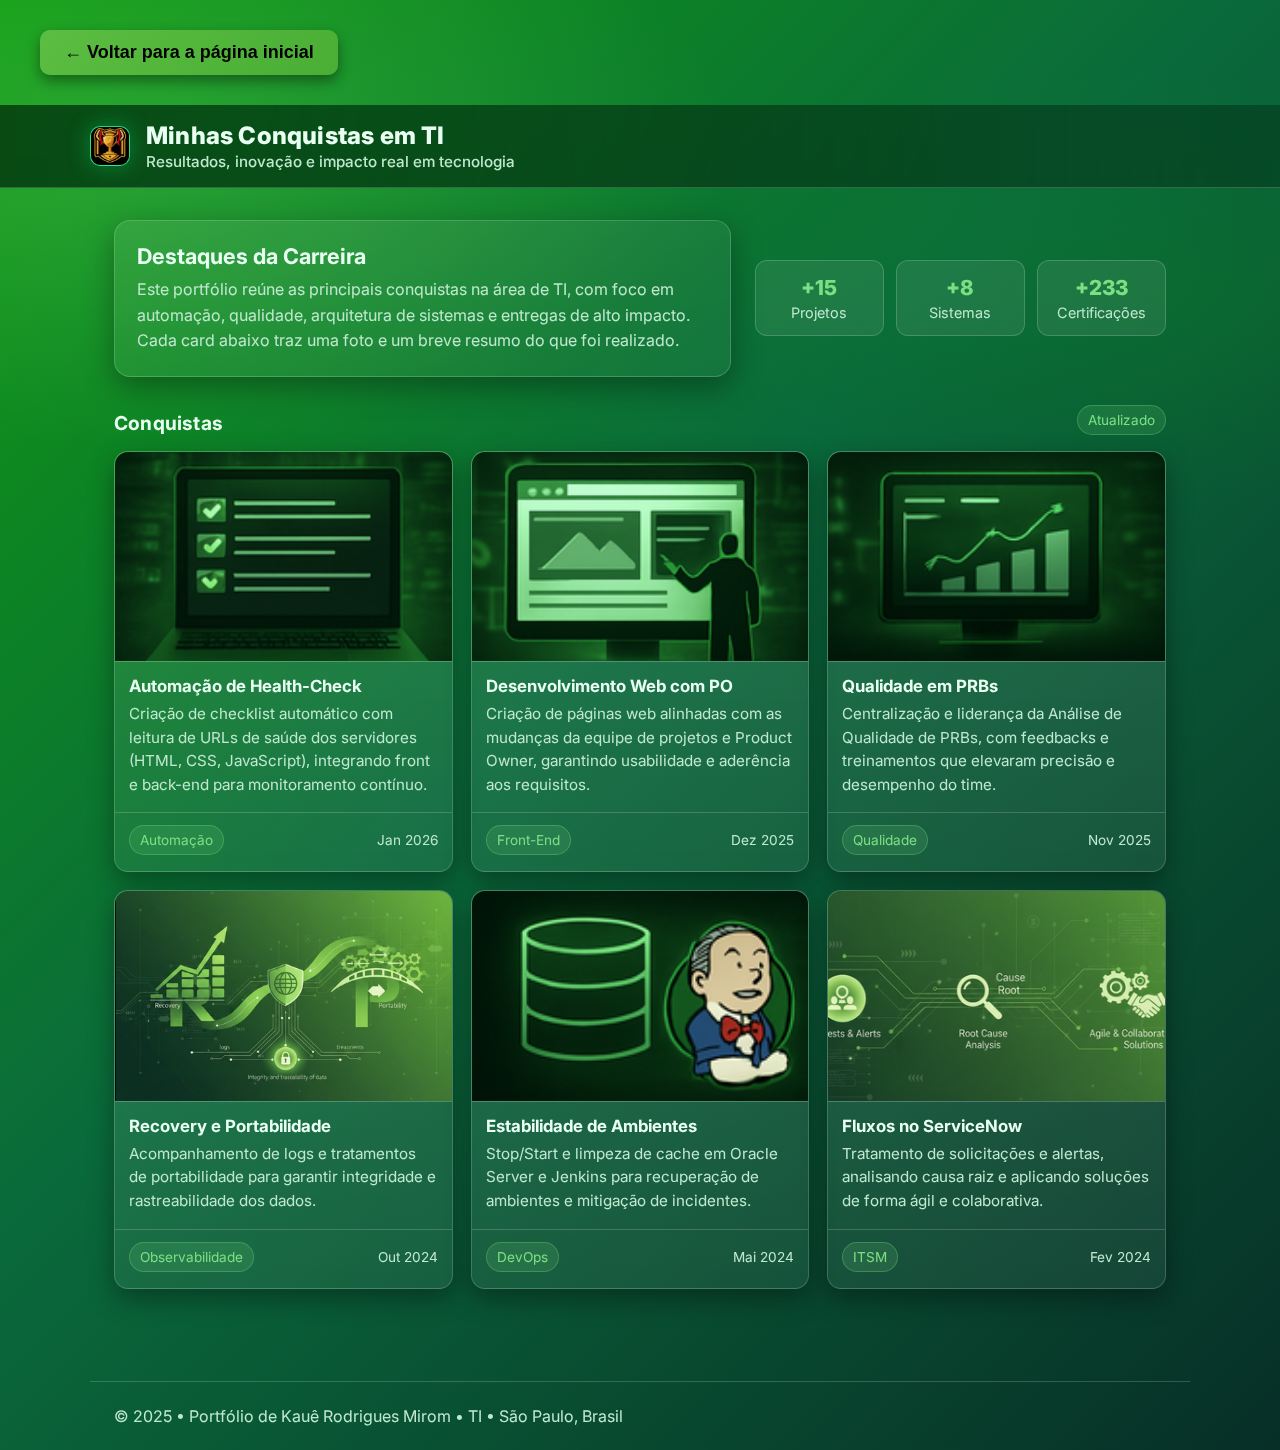
<file: conquistas.html>
<!DOCTYPE html>
<html lang="pt-BR">
<head>
  <meta charset="UTF-8" />
  <meta name="viewport" content="width=device-width, initial-scale=1" />
  <title>Minhas Conquistas em TI</title>

  <!-- Fonte moderna -->
  <link href="https://fonts.googleapis.com/css2?family=Inter:wght@400;600;800&display=swap" rel="stylesheet">

  <style>
    :root {
      --bg-dark: #0b1f16;
      --bg-gradient-1: #0f9b0f;
      --bg-gradient-2: #0a6a3b;
      --bg-gradient-3: #072f27;
      --card-bg: rgba(255, 255, 255, 0.08);
      --card-border: rgba(255, 255, 255, 0.18);
      --text-primary: #e8fff2;
      --text-secondary: #bfe8cf;
      --accent: #7be082;
    }

    * {
      box-sizing: border-box;
    }

    body {
      margin: 0;
      font-family: "Inter", system-ui, -apple-system, "Segoe UI", Roboto, Arial, sans-serif;
      color: var(--text-primary);
      background:
        radial-gradient(1000px 500px at 10% 10%, rgba(123, 224, 130, 0.25), transparent 60%),
        radial-gradient(800px 400px at 90% 20%, rgba(15, 155, 15, 0.18), transparent 55%),
        linear-gradient(135deg, var(--bg-gradient-1) 0%, var(--bg-gradient-2) 45%, var(--bg-gradient-3) 100%);
      min-height: 100vh;
    }

    header {
      position: sticky;
      top: 0;
      backdrop-filter: saturate(140%) blur(8px);
      background: linear-gradient(to right, rgba(12, 30, 24, 0.7), rgba(10, 45, 35, 0.55));
      border-bottom: 1px solid var(--card-border);
      padding: 16px 24px;
      z-index: 50;
    }

    .brand {
      max-width: 1100px;
      margin: 0 auto;
      display: flex;
      align-items: center;
      gap: 16px;
    }

    .logo {
      width: 40px;
      height: 40px;
      border-radius: 10px;
      background: conic-gradient(from 180deg at 50% 50%, #00c853, #00e676, #00c853);
      box-shadow: 0 0 22px rgba(0, 230, 118, 0.35);
      border: 1px solid var(--card-border);
    }

    .title-group h1 {
      margin: 0;
      font-size: 1.5rem;
      font-weight: 800;
      letter-spacing: 0.2px;
    }

    .title-group p {
      margin: 2px 0 0;
      color: var(--text-secondary);
      font-size: 0.95rem;
      font-weight: 500;
    }

    main {
      max-width: 1100px;
      margin: 32px auto;
      padding: 0 24px 60px;
    }

    .hero {
      display: grid;
      grid-template-columns: 1.2fr 0.8fr;
      gap: 24px;
      align-items: center;
      margin-bottom: 28px;
    }

    .hero-card {
      background: linear-gradient(to bottom right, rgba(255, 255, 255, 0.08), rgba(255, 255, 255, 0.04));
      border: 1px solid var(--card-border);
      border-radius: 16px;
      padding: 22px;
      box-shadow: 0 10px 30px rgba(0, 0, 0, 0.35);
    }

    .hero-card h2 {
      margin: 0 0 8px;
      font-size: 1.35rem;
    }

    .hero-card p {
      margin: 0;
      color: var(--text-secondary);
      line-height: 1.6;
    }

    .stats {
      display: grid;
      grid-template-columns: repeat(3, 1fr);
      gap: 12px;
    }

    .stat {
      background: var(--card-bg);
      border: 1px solid var(--card-border);
      border-radius: 12px;
      padding: 14px;
      text-align: center;
    }

    .stat .number {
      font-size: 1.3rem;
      font-weight: 800;
      color: var(--accent);
    }

    .stat .label {
      margin-top: 4px;
      font-size: 0.9rem;
      color: var(--text-secondary);
    }

    .section-header {
      display: flex;
      justify-content: space-between;
      align-items: end;
      margin: 28px 0 16px;
    }

    .section-header h3 {
      margin: 0;
      font-size: 1.2rem;
      letter-spacing: 0.2px;
    }

    .grid {
      display: grid;
      grid-template-columns: repeat(3, minmax(0, 1fr));
      gap: 18px;
    }

    .card {
      background: linear-gradient(180deg, rgba(255, 255, 255, 0.10) 0%, rgba(255, 255, 255, 0.06) 100%);
      border: 1px solid var(--card-border);
      border-radius: 14px;
      overflow: hidden;
      box-shadow: 0 10px 26px rgba(0, 0, 0, 0.35);
      transition: transform 0.2s ease, box-shadow 0.2s ease;
    }

    .card:hover {
      transform: translateY(-4px);
      box-shadow: 0 16px 34px rgba(0, 0, 0, 0.5);
    }

    .card-media {
      width: 100%;
      aspect-ratio: 16 / 10;
      background: rgba(255, 255, 255, 0.06);
      border-bottom: 1px solid var(--card-border);
    }

    .card-media img {
      width: 100%;
      height: 100%;
      object-fit: cover;
      display: block;
    }

    .card-body {
      padding: 14px 14px 16px;
    }

    .card-body h4 {
      margin: 0 0 6px;
      font-size: 1.05rem;
      font-weight: 700;
    }

    .card-body p {
      margin: 0;
      color: var(--text-secondary);
      font-size: 0.95rem;
      line-height: 1.55;
    }

    .card-footer {
      padding: 12px 14px 16px;
      display: flex;
      justify-content: space-between;
      align-items: center;
      border-top: 1px solid var(--card-border);
    }

    .tag {
      background: rgba(123, 224, 130, 0.15);
      color: var(--accent);
      padding: 6px 10px;
      border-radius: 999px;
      font-size: 0.85rem;
      border: 1px solid rgba(123, 224, 130, 0.3);
    }

    .date {
      color: var(--text-secondary);
      font-size: 0.85rem;
    }

    footer {
      max-width: 1100px;
      margin: 0 auto;
      padding: 24px;
      color: var(--text-secondary);
      border-top: 1px solid var(--card-border);
    }

    /* Responsividade */
    @media (max-width: 980px) {
      .hero {
        grid-template-columns: 1fr;
      }
      .grid {
        grid-template-columns: repeat(2, 1fr);
      }
    }

    @media (max-width: 640px) {
      .grid {
        grid-template-columns: 1fr;
      }
      .section-header {
        flex-direction: column;
        align-items: start;
        gap: 8px;
      }
    }

    .voltar-btn:hover {
  transform: scale(1.05);
  box-shadow: 0 0 12px #5BBE42;
}

    .voltar-btn {
  display: inline-block;
  margin: 30px 40px;
  padding: 12px 24px;
  background: linear-gradient(135deg, #5BBE42, #4AAE35);
  color: #000;
  font-weight: bold;
  font-size: 18px;
  font-family: 'Montserrat', sans-serif;
  text-decoration: none;
  border-radius: 10px;
  box-shadow: 0 6px 14px rgba(0, 0, 0, 0.4);
  transition: transform 0.3s ease, box-shadow 0.3s ease;
}

h1:hover {
  transform: scale(1.05);
  text-shadow: 0 0 12px #5BBE42, 0 0 24px #5BBE42;
}
  </style>
</head>

<body>
  <a href="index.html" class="voltar-btn">← Voltar para a página inicial</a>
  <header aria-label="Cabeçalho">
    <div class="brand">
      <!-- Aqui vai a logo -->
      <img src="https://kauerodriguesmirom.github.io/Minha-Carreira-PortfolioV2/logo.PNG" alt="Logo" class="logo">
      
      <div class="title-group">
        <h1>Minhas Conquistas em TI</h1>
        <p>Resultados, inovação e impacto real em tecnologia</p>
      </div>
    </div>
  </header>
</body>


  <main>
    <section class="hero" aria-label="Resumo de conquistas">
      <div class="hero-card">
        <h2>Destaques da Carreira</h2>
        <p>Este portfólio reúne as principais conquistas na área de TI, com foco em automação, qualidade, arquitetura de sistemas e entregas de alto impacto. Cada card abaixo traz uma foto e um breve resumo do que foi realizado.</p>
      </div>

      <div class="stats">
        <div class="stat">
          <div class="number">+15</div>
          <div class="label">Projetos</div>
        </div>
        <div class="stat">
          <div class="number">+8</div>
          <div class="label">Sistemas</div>
        </div>
        <div class="stat">
          <div class="number">+233</div>
          <div class="label">Certificações</div>
        </div>
      </div>
    </section>

    <div class="section-header">
      <h3>Conquistas</h3>
      <span class="tag">Atualizado</span>
    </div>

    <section class="grid" aria-label="Lista de conquistas">
      <!-- Card 1 -->
      <article class="card">
        <div class="card-media">
          <img src="Healtcheck.PNG" alt="Automação de checklists" />
        </div>
        <div class="card-body">
          <h4>Automação de Health-Check</h4>
          <p>Criação de checklist automático com leitura de URLs de saúde dos servidores (HTML, CSS, JavaScript), integrando front e back-end para monitoramento contínuo.</p>
        </div>
        <div class="card-footer">
          <span class="tag">Automação</span>
          <time class="date" datetime="2025-06">Jan 2026</time>
        </div>
      </article>

      <!-- Card 2 -->
      <article class="card">
        <div class="card-media">
          <img src="Desenvolvimentopco.PNG" alt="Alinhamento de web com Product Owner" />
        </div>
        <div class="card-body">
          <h4>Desenvolvimento Web com PO</h4>
          <p>Criação de páginas web alinhadas com as mudanças da equipe de projetos e Product Owner, garantindo usabilidade e aderência aos requisitos.</p>
        </div>
        <div class="card-footer">
          <span class="tag">Front-End</span>
          <time class="date" datetime="2025-03">Dez 2025</time>
        </div>
      </article>

      <!-- Card 3 -->
      <article class="card">
        <div class="card-media">
          <img src="Qualidadeprbs.PNG" alt="Análise de qualidade de PRBs" />
        </div>
        <div class="card-body">
          <h4>Qualidade em PRBs</h4>
          <p>Centralização e liderança da Análise de Qualidade de PRBs, com feedbacks e treinamentos que elevaram precisão e desempenho do time.</p>
        </div>
        <div class="card-footer">
          <span class="tag">Qualidade</span>
          <time class="date" datetime="2024-11">Nov 2025</time>
        </div>
      </article>

            <!-- Card 4 -->
      <article class="card">
        <div class="card-media">
          <img src="Recovery.PNG" alt="Acompanhamento de logs de recovery" />
        </div>
        <div class="card-body">
          <h4>Recovery e Portabilidade</h4>
          <p>Acompanhamento de logs e tratamentos de portabilidade para garantir integridade e rastreabilidade dos dados.</p>
        </div>
        <div class="card-footer">
          <span class="tag">Observabilidade</span>
          <time class="date" datetime="2024-05">Out 2024</time>
        </div>
      </article>

      <!-- Card 5 -->
      <article class="card">
        <div class="card-media">
          <img src="Estabilidade.PNG" alt="Operações com Oracle Server e Jenkins" />
        </div>
        <div class="card-body">
          <h4>Estabilidade de Ambientes</h4>
          <p>Stop/Start e limpeza de cache em Oracle Server e Jenkins para recuperação de ambientes e mitigação de incidentes.</p>
        </div>
        <div class="card-footer">
          <span class="tag">DevOps</span>
          <time class="date" datetime="2024-08">Mai 2024</time>
        </div>
      </article>

      <!-- Card 6 -->
      <article class="card">
        <div class="card-media">
          <img src="ITSM.PNG" alt="Tratamento de solicitações via ServiceNow" />
        </div>
        <div class="card-body">
          <h4>Fluxos no ServiceNow</h4>
          <p>Tratamento de solicitações e alertas, analisando causa raiz e aplicando soluções de forma ágil e colaborativa.</p>
        </div>
        <div class="card-footer">
          <span class="tag">ITSM</span>
          <time class="date" datetime="2024-02">Fev 2024</time>
        </div>
      </article>
    </section>
  </main>

  <footer>
    © 2025 • Portfólio de Kauê Rodrigues Mirom • TI • São Paulo, Brasil
  </footer>
</body>
</html>
</file>
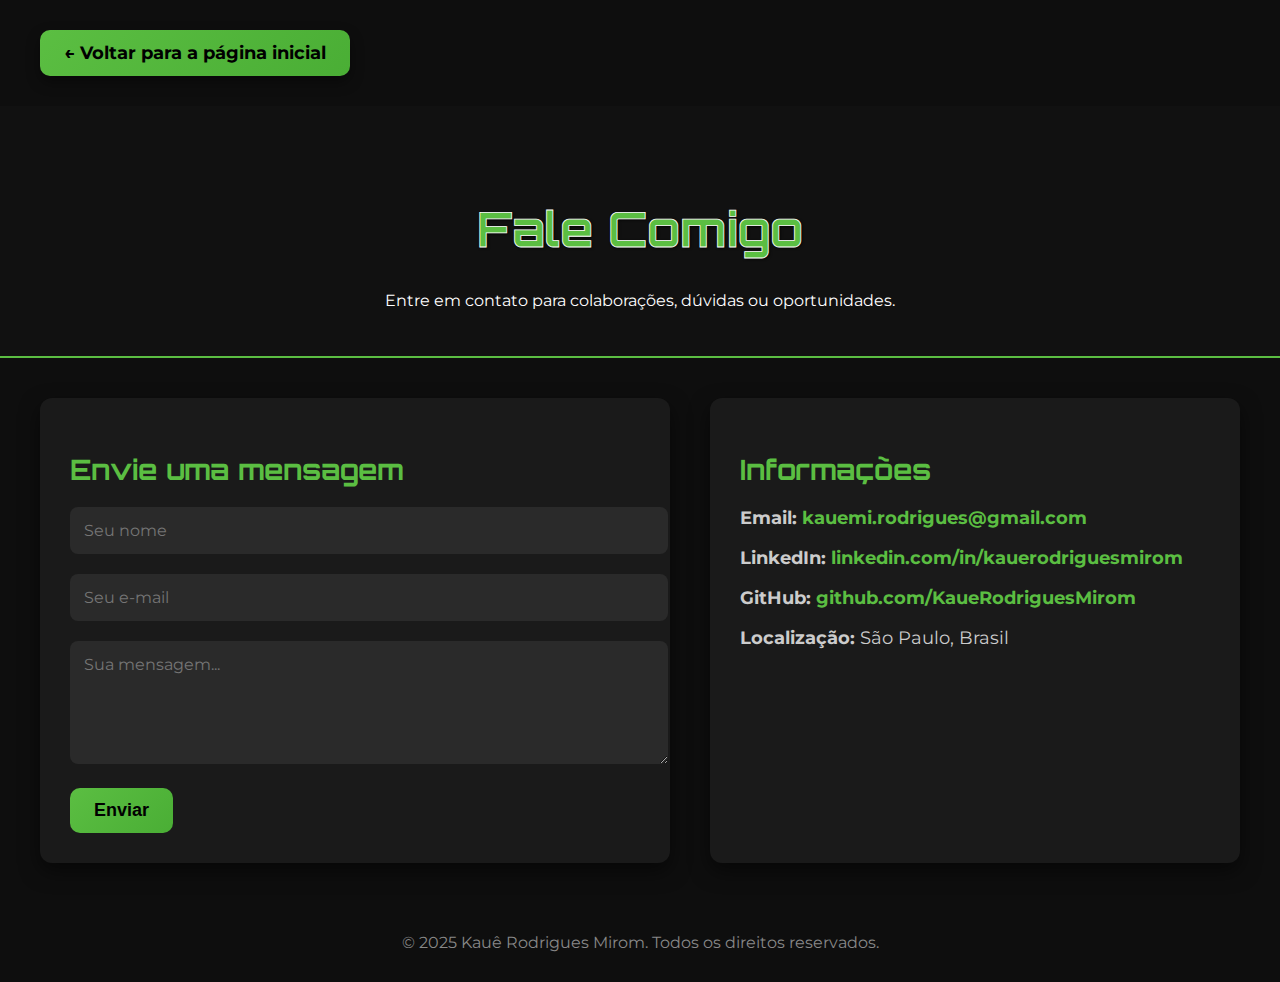
<file: contact.html>
<!DOCTYPE html>
<html lang="pt-BR">
<head>
  <meta charset="UTF-8" />
  <meta name="viewport" content="width=device-width, initial-scale=1.0" />
  <title>Contato | Kauê Rodrigues Mirom</title>
  <link href="https://fonts.googleapis.com/css2?family=Orbitron:wght@600&display=swap" rel="stylesheet">
  <link href="https://fonts.googleapis.com/css2?family=Montserrat:wght@600;700&display=swap" rel="stylesheet">
  <style>
    body {
      margin: 0;
      padding: 0;
      background-color: #0e0e0e;
      color: #ffffff;
      font-family: 'Montserrat', sans-serif;
    }

    header {
      text-align: center;
      padding: 60px 20px 30px;
      background-color: #111;
      border-bottom: 2px solid #5BBE42;
    }

    header h1 {
      font-family: 'Orbitron', sans-serif;
      font-size: 48px;
      color: #5BBE42;
      -webkit-text-stroke: 0.8px white;
      text-shadow: 1px 1px 3px #000;
      transition: transform 0.3s ease, text-shadow 0.3s ease;
      cursor: default;
    }

    header h1:hover {
      transform: scale(1.05);
      text-shadow: 0 0 12px #5BBE42, 0 0 24px #5BBE42;
    }

    .contato-container {
      display: flex;
      flex-wrap: wrap;
      justify-content: center;
      padding: 40px;
      gap: 40px;
    }

    .formulario {
      flex: 1 1 400px;
      background-color: #1a1a1a;
      padding: 30px;
      border-radius: 12px;
      box-shadow: 0 8px 20px rgba(0, 0, 0, 0.5);
    }

    .formulario h2 {
      font-size: 28px;
      color: #5BBE42;
      margin-bottom: 20px;
      font-family: 'Orbitron', sans-serif;
    }

    .formulario input,
    .formulario textarea {
      width: 100%;
      padding: 14px;
      margin-bottom: 20px;
      border: none;
      border-radius: 8px;
      background-color: #2a2a2a;
      color: #fff;
      font-size: 16px;
      font-family: 'Montserrat', sans-serif;
      transition: background-color 0.3s ease;
    }

    .formulario input:focus,
    .formulario textarea:focus {
      background-color: #333;
      outline: none;
    }

    .formulario button {
      background: linear-gradient(135deg, #5BBE42, #4AAE35);
      color: #000;
      padding: 12px 24px;
      border: none;
      border-radius: 10px;
      font-size: 18px;
      font-weight: bold;
      cursor: pointer;
      transition: transform 0.3s ease, box-shadow 0.3s ease;
    }

    .formulario button:hover {
      transform: scale(1.05);
      box-shadow: 0 0 12px #5BBE42;
    }

    .info-contato {
      flex: 1 1 300px;
      background-color: #1a1a1a;
      padding: 30px;
      border-radius: 12px;
      box-shadow: 0 8px 20px rgba(0, 0, 0, 0.5);
    }

    .info-contato h2 {
      font-size: 28px;
      color: #5BBE42;
      margin-bottom: 20px;
      font-family: 'Orbitron', sans-serif;
    }

    .info-contato p {
      font-size: 18px;
      margin-bottom: 15px;
      color: #ccc;
    }

    .info-contato a {
      color: #5BBE42;
      text-decoration: none;
      font-weight: bold;
    }

    footer {
      text-align: center;
      padding: 30px;
      font-size: 16px;
      color: #888;
    }

    @media (max-width: 768px) {
      .contato-container {
        flex-direction: column;
        align-items: center;
      }
    }

        .voltar-btn {
      display: inline-block;
      margin: 30px 40px;
      padding: 12px 24px;
      background: linear-gradient(135deg, #5BBE42, #4AAE35);
      color: #000;
      font-weight: bold;
      font-size: 18px;
      font-family: 'Montserrat', sans-serif;
      text-decoration: none;
      border-radius: 10px;
      box-shadow: 0 6px 14px rgba(0, 0, 0, 0.4);
      transition: transform 0.3s ease, box-shadow 0.3s ease;
    }

    .voltar-btn:hover {
      transform: scale(1.05);
      box-shadow: 0 0 12px #5BBE42;
    }

  </style>
</head>
<body>

  <a href="index.html" class="voltar-btn">← Voltar para a página inicial</a>

  <header>
    <h1>Fale Comigo</h1>
    <p>Entre em contato para colaborações, dúvidas ou oportunidades.</p>
  </header>

  <section class="contato-container">
    <!-- Formulário -->
    <div class="formulario">
      <h2>Envie uma mensagem</h2>
      <form action="https://formsubmit.co/kauemi.rodrigues@gmail.com" method="POST">
        <input type="text" name="nome" placeholder="Seu nome" required />
        <input type="email" name="email" placeholder="Seu e-mail" required />
        <textarea name="mensagem" rows="5" placeholder="Sua mensagem..." required></textarea>

        <!-- Proteção contra spam -->
        <input type="hidden" name="_captcha" value="false">

        <!-- Redirecionamento após envio -->
        <input type="hidden" name="_next" value="/.obrigado.html">

        <button type="submit">Enviar</button>
      </form>
    </div>

    <!-- Informações de contato -->
    <div class="info-contato">
      <h2>Informações</h2>
      <p><strong>Email:</strong> <a href="mailto:kauemi.rodrigues@gmail.com">kauemi.rodrigues@gmail.com</a></p>
      <p><strong>LinkedIn:</strong> <a href="https://linkedin.com/in/kauerodriguesmirom" target="_blank">linkedin.com/in/kauerodriguesmirom</a></p>
      <p><strong>GitHub:</strong> <a href="https://github.com/KaueRodriguesMirom" target="_blank">github.com/KaueRodriguesMirom</a></p>
      <p><strong>Localização:</strong> São Paulo, Brasil</p>
    </div>
  </section>

  <footer>
    &copy; 2025 Kauê Rodrigues Mirom. Todos os direitos reservados.
  </footer>

</body>

</html>
</file>
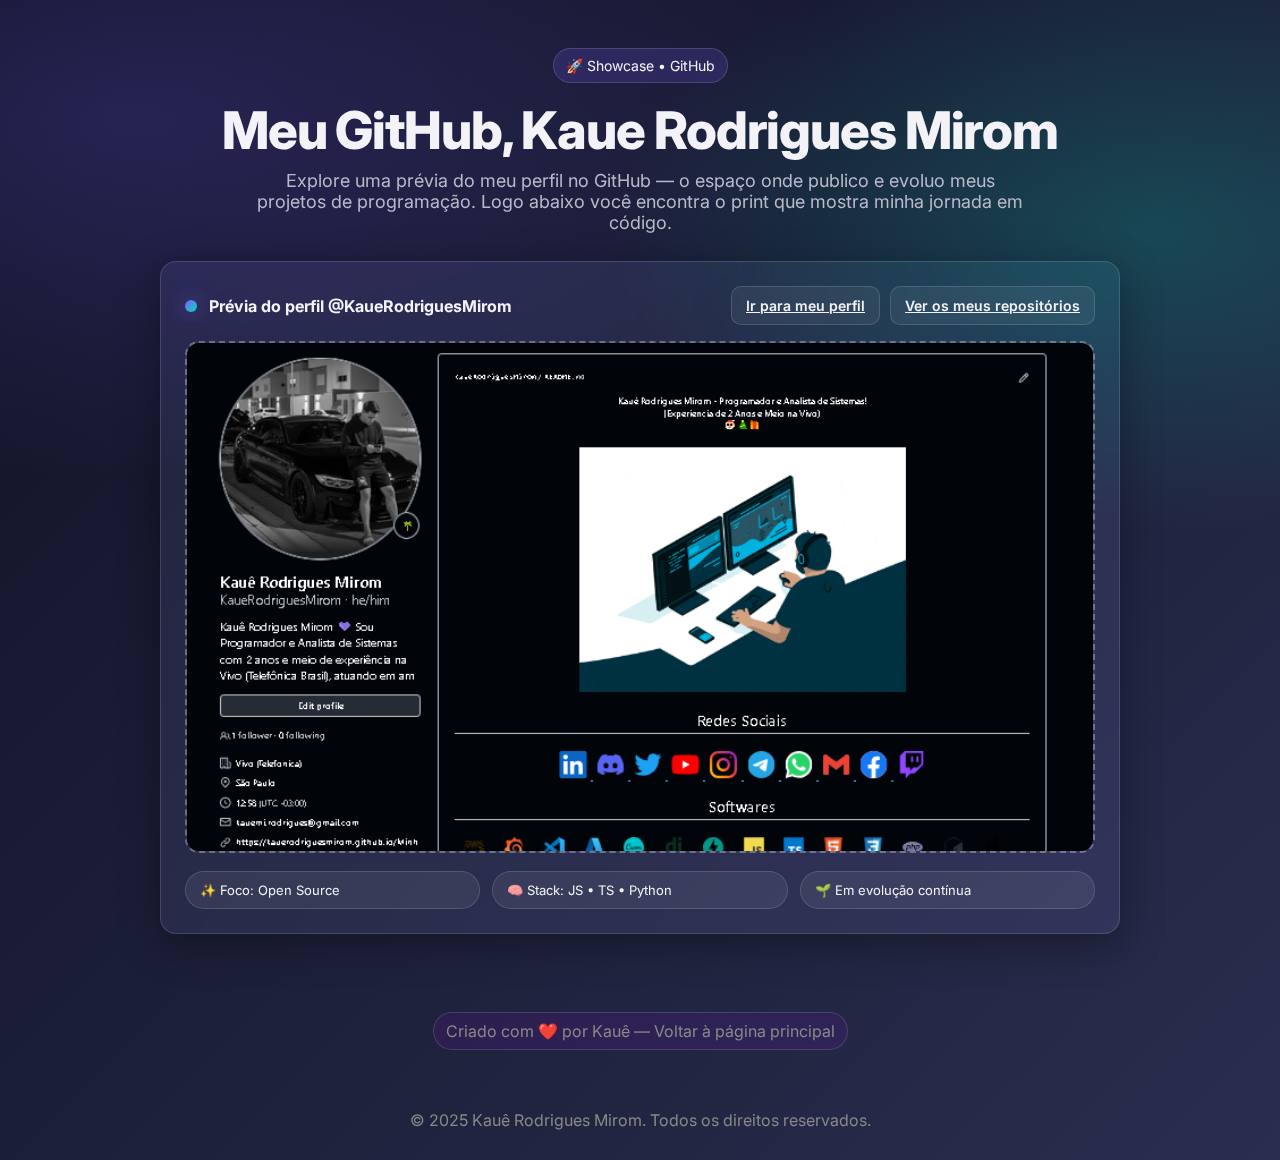
<file: meugithub.html>
<!DOCTYPE html>
<html lang="pt-br">
<head>
    <meta charset="UTF-8">
    <title>Meu Perfil no GitHub</title>
    <meta name="viewport" content="width=device-width, initial-scale=1">
    <style>
        @import url('https://fonts.googleapis.com/css2?family=Inter:wght@400;700;800&display=swap');

        :root {
            --bg1: #0f1224;
            --bg2: #2a2d4e;
            --accent: #7c5cff;
            --accent2: #00e0b8;
            --text: #f2f2f7;
            --muted: #b8b9c9;
            --card: rgba(255, 255, 255, 0.06);
            --border: rgba(255, 255, 255, 0.14);
        }

        * { box-sizing: border-box; }

        body {
            margin: 0;
            font-family: 'Inter', system-ui, -apple-system, Segoe UI, Roboto, sans-serif;
            color: var(--text);
            background:
                radial-gradient(1200px 600px at 10% 10%, rgba(124, 92, 255, 0.20), transparent 60%),
                radial-gradient(900px 500px at 90% 20%, rgba(0, 224, 184, 0.20), transparent 60%),
                linear-gradient(135deg, var(--bg1), var(--bg2));
        }

        header {
            max-width: 1000px;
            margin: 48px auto 24px;
            padding: 0 20px;
            text-align: center;
        }

        .badge {
            display: inline-flex;
            align-items: center;
            gap: 8px;
            padding: 8px 12px;
            border-radius: 999px;
            background: rgba(124, 92, 255, 0.18);
            border: 1px solid var(--border);
            font-size: 14px;
            color: var(--text);
        }

        h1 {
            font-size: clamp(32px, 5vw, 52px);
            margin: 16px 0 8px;
            letter-spacing: -0.02em;
            font-weight: 800;
        }

        p.lead {
            max-width: 780px;
            margin: 0 auto;
            font-size: clamp(16px, 2.5vw, 18px);
            color: var(--muted);
        }

        .container {
            max-width: 1000px;
            margin: 28px auto 48px;
            padding: 0 20px;
        }

        .card {
            background: var(--card);
            backdrop-filter: saturate(130%) blur(10px);
            border: 1px solid var(--border);
            border-radius: 16px;
            padding: 24px;
            box-shadow: 0 10px 40px rgba(0, 0, 0, 0.35);
        }

        .card-header {
            display: flex;
            align-items: center;
            justify-content: space-between;
            gap: 16px;
            margin-bottom: 16px;
        }

        .title {
            display: flex;
            align-items: center;
            gap: 12px;
        }

        .dot {
            width: 12px;
            height: 12px;
            border-radius: 50%;
            background: linear-gradient(135deg, var(--accent), var(--accent2));
            box-shadow: 0 0 20px rgba(124, 92, 255, 0.6);
        }

        .actions {
            display: flex;
            gap: 10px;
        }

        .btn {
            padding: 10px 14px;
            border-radius: 10px;
            border: 1px solid var(--border);
            background: rgba(255, 255, 255, 0.06);
            color: var(--text);
            font-weight: 600;
            font-size: 14px;
            cursor: pointer;
            transition: transform 0.15s ease, box-shadow 0.15s ease, background 0.15s ease;
        }

        .btn:hover {
            transform: translateY(-1px);
            background: rgba(255, 255, 255, 0.10);
            box-shadow: 0 8px 20px rgba(0,0,0,0.25);
        }

        .placeholder {
            width: 100%;
            aspect-ratio: 16 / 9;
            border: 2px dashed rgba(184, 185, 201, 0.45);
            border-radius: 14px;
            display: grid;
            place-items: center;
            color: var(--muted);
            background:
                linear-gradient(180deg, rgba(255,255,255,0.04), rgba(255,255,255,0)),
                repeating-linear-gradient(135deg, transparent 0 8px, rgba(255,255,255,0.03) 8px 16px);
            overflow: hidden;
        }

        .placeholder img {
            width: 100%;
            height: 100%;
            object-fit: cover;
            display: none; /* Altere para block depois de inserir sua imagem */
        }

        .placeholder .hint {
            display: flex;
            flex-direction: column;
            align-items: center;
            gap: 8px;
            text-align: center;
            padding: 16px;
        }

        .hint small {
            color: var(--muted);
        }

        .meta {
            display: grid;
            grid-template-columns: repeat(3, 1fr);
            gap: 12px;
            margin-top: 18px;
        }

        .chip {
            background: rgba(255, 255, 255, 0.07);
            border: 1px solid var(--border);
            border-radius: 999px;
            padding: 10px 14px;
            font-size: 13px;
            color: var(--text);
            display: inline-flex;
            align-items: center;
            gap: 8px;
        }

        footer {
            text-align: center;
            color: var(--muted);
            padding: 24px 20px 48px;
        }

        .signature {
            display: inline-flex;
            align-items: center;
            gap: 8px;
            background: rgba(119, 13, 190, 0.15);
            border: 1px solid var(--border);
            border-radius: 999px;
            padding: 8px 12px;
        }

        @media (max-width: 720px) {
            .meta { grid-template-columns: 1fr; }
        }

            footer {
      text-align: center;
      padding: 30px;
      font-size: 16px;
      color: #888;
    }
    
    </style>
</head>
<body>
    <header>
        <span class="badge">🚀 Showcase • GitHub</span>
        <h1>Meu GitHub, Kaue Rodrigues Mirom</h1>
        <p class="lead">
Explore uma prévia do meu perfil no GitHub — o espaço onde publico e evoluo meus projetos de programação. Logo abaixo você encontra o print que mostra minha jornada em código.
</p>

    </header>

    <main class="container">
        <section class="card">
            <div class="card-header">
                <div class="title">
                    <span class="dot"></span>
                    <strong>Prévia do perfil @KaueRodriguesMirom</strong>
                </div>
                <div class="actions">
                    <div class="actions">
    <!-- Botão para ir ao perfil -->
    <a class="btn" href="https://github.com/KaueRodriguesMirom" target="_blank">
        Ir para meu perfil
    </a>

    <!-- Botão para ver os repositórios -->
    <a class="btn" href="https://github.com/KaueRodriguesMirom?tab=repositories" target="_blank">
        Ver os meus repositórios
    </a>
</div>

                </div>
            </div>

            <div class="placeholder" id="perfil">
                <!-- Substitua o src abaixo pelo caminho da sua imagem e troque display: block no CSS -->
                <img id="perfilImagem" src="Meugit.PNG" alt="Print do perfil do GitHub">
                <div class="hint">
                    <strong>Espaço reservado</strong>
                    <small>Adicione o print do seu perfil do GitHub aqui (PNG/JPG).</small>
                </div>
            </div>

            <div class="meta">
                <span class="chip">✨ Foco: Open Source</span>
                <span class="chip">🧠 Stack: JS • TS • Python</span>
                <span class="chip">🌱 Em evolução contínua</span>
            </div>
        </section>
    </main>

<footer>
    <div class="signature">
        <a href="index.html" style="text-decoration: none; color: inherit;">
            Criado com ❤️ por Kauê — Voltar à página principal
        </a>
    </div>
</footer>

<footer>
    &copy; 2025 Kauê Rodrigues Mirom. Todos os direitos reservados.
  </footer>

    <script>
        // Exemplo simples: se você definir um src, mostramos a imagem e ocultamos a dica
        const img = document.getElementById('perfilImagem');
        const hint = document.querySelector('.placeholder .hint');
        if (img && img.src && img.src.trim() !== '') {
            img.style.display = 'block';
            hint.style.display = 'none';
        }
    </script>
</body>
</html>
</file>
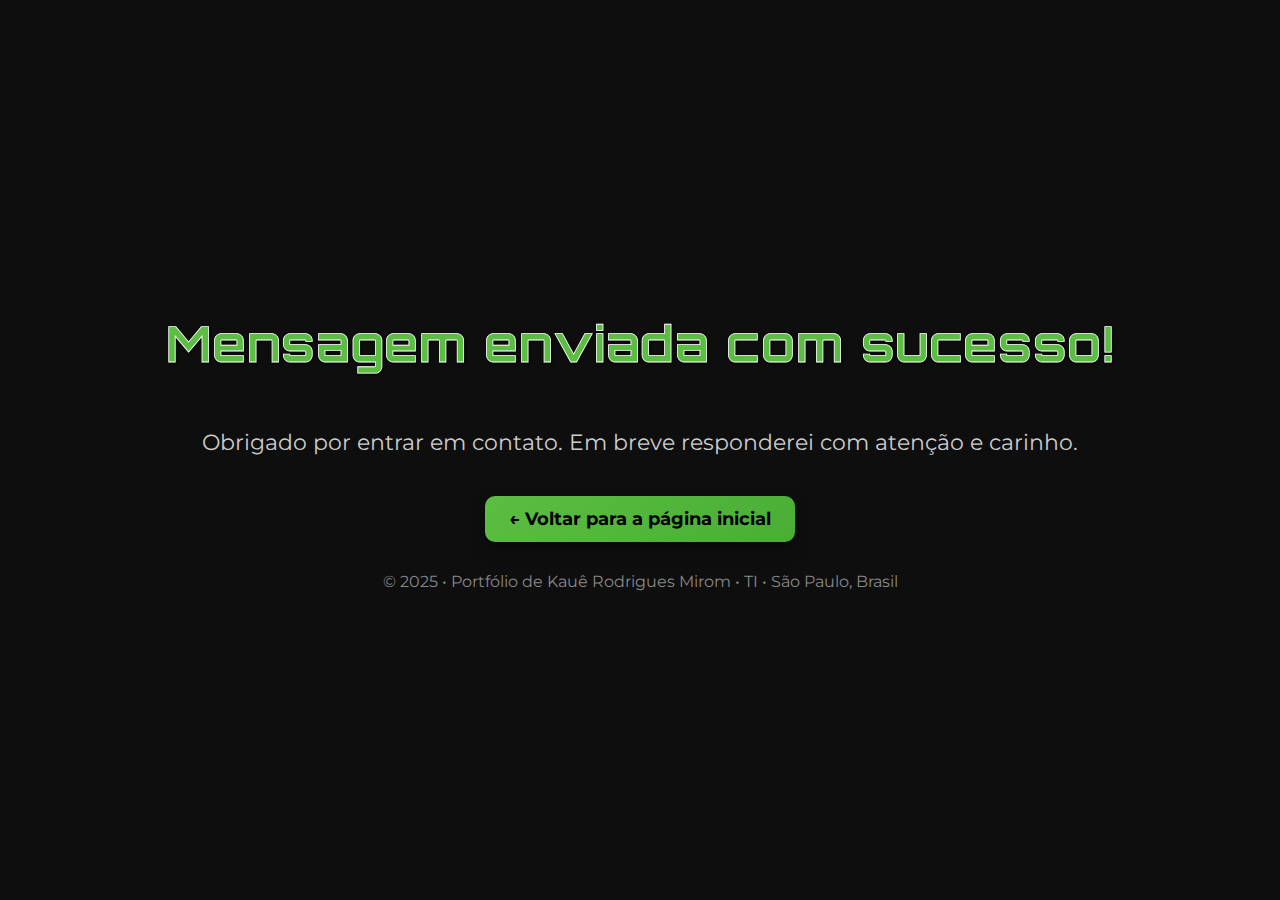
<file: obrigado.html>
<!DOCTYPE html>
<html lang="pt-BR">
<head>
  <meta charset="UTF-8" />
  <meta name="viewport" content="width=device-width, initial-scale=1.0" />
  <title>Mensagem enviada | Kauê Rodrigues Mirom</title>
  <link href="https://fonts.googleapis.com/css2?family=Orbitron:wght@600&display=swap" rel="stylesheet">
  <link href="https://fonts.googleapis.com/css2?family=Montserrat:wght@600;700&display=swap" rel="stylesheet">
  <style>
    body {
      margin: 0;
      padding: 0;
      background-color: #0e0e0e;
      color: #ffffff;
      font-family: 'Montserrat', sans-serif;
      display: flex;
      flex-direction: column;
      align-items: center;
      justify-content: center;
      height: 100vh;
      text-align: center;
    }

    h1 {
  font-family: 'Orbitron', sans-serif;
  font-size: 49px;
  color: #5BBE42; /* verde claro */
  font-weight: 700;
  -webkit-text-stroke: 0.8px white; /* contorno branco */
  text-shadow: 1px 1px 3px #000;
  letter-spacing: 1px;
  transition: transform 0.3s ease, text-shadow 0.3s ease;
  cursor: default;
}

h1:hover {
  transform: scale(1.05);
  text-shadow: 0 0 12px #5BBE42, 0 0 24px #5BBE42;
}

    p {
      font-size: 22px;
      color: #ccc;
      margin-bottom: 40px;
      animation: fadeIn 1.5s ease-in-out;
    }

    .voltar-btn {
      display: inline-block;
      padding: 12px 24px;
      background: linear-gradient(135deg, #5BBE42, #4AAE35);
      color: #000;
      font-weight: bold;
      font-size: 18px;
      font-family: 'Montserrat', sans-serif;
      text-decoration: none;
      border-radius: 10px;
      box-shadow: 0 6px 14px rgba(0, 0, 0, 0.4);
      transition: transform 0.3s ease, box-shadow 0.3s ease;
      animation: fadeIn 2s ease-in-out;
    }

    .voltar-btn:hover {
      transform: scale(1.05);
      box-shadow: 0 0 12px #5BBE42;
    }

    @keyframes fadeIn {
      from { opacity: 0; transform: translateY(20px); }
      to { opacity: 1; transform: translateY(0); }
    }

    footer {
      text-align: center;
      padding: 30px;
      font-size: 16px;
      color: #888;
    }

    
  </style>
</head>
<body>

  <h1>Mensagem enviada com sucesso!</h1>
  <p>Obrigado por entrar em contato. Em breve responderei com atenção e carinho.</p>
  <a href="index.html" class="voltar-btn">← Voltar para a página inicial</a>

<script>
  // Após 10 segundos (10000 ms), redireciona para a página inicial
  setTimeout(function() {
    window.location.href = "index.html";
  }, 10000);
</script>

  <footer>
    © 2025 • Portfólio de Kauê Rodrigues Mirom • TI • São Paulo, Brasil
  </footer>

</body>
</html>
</file>
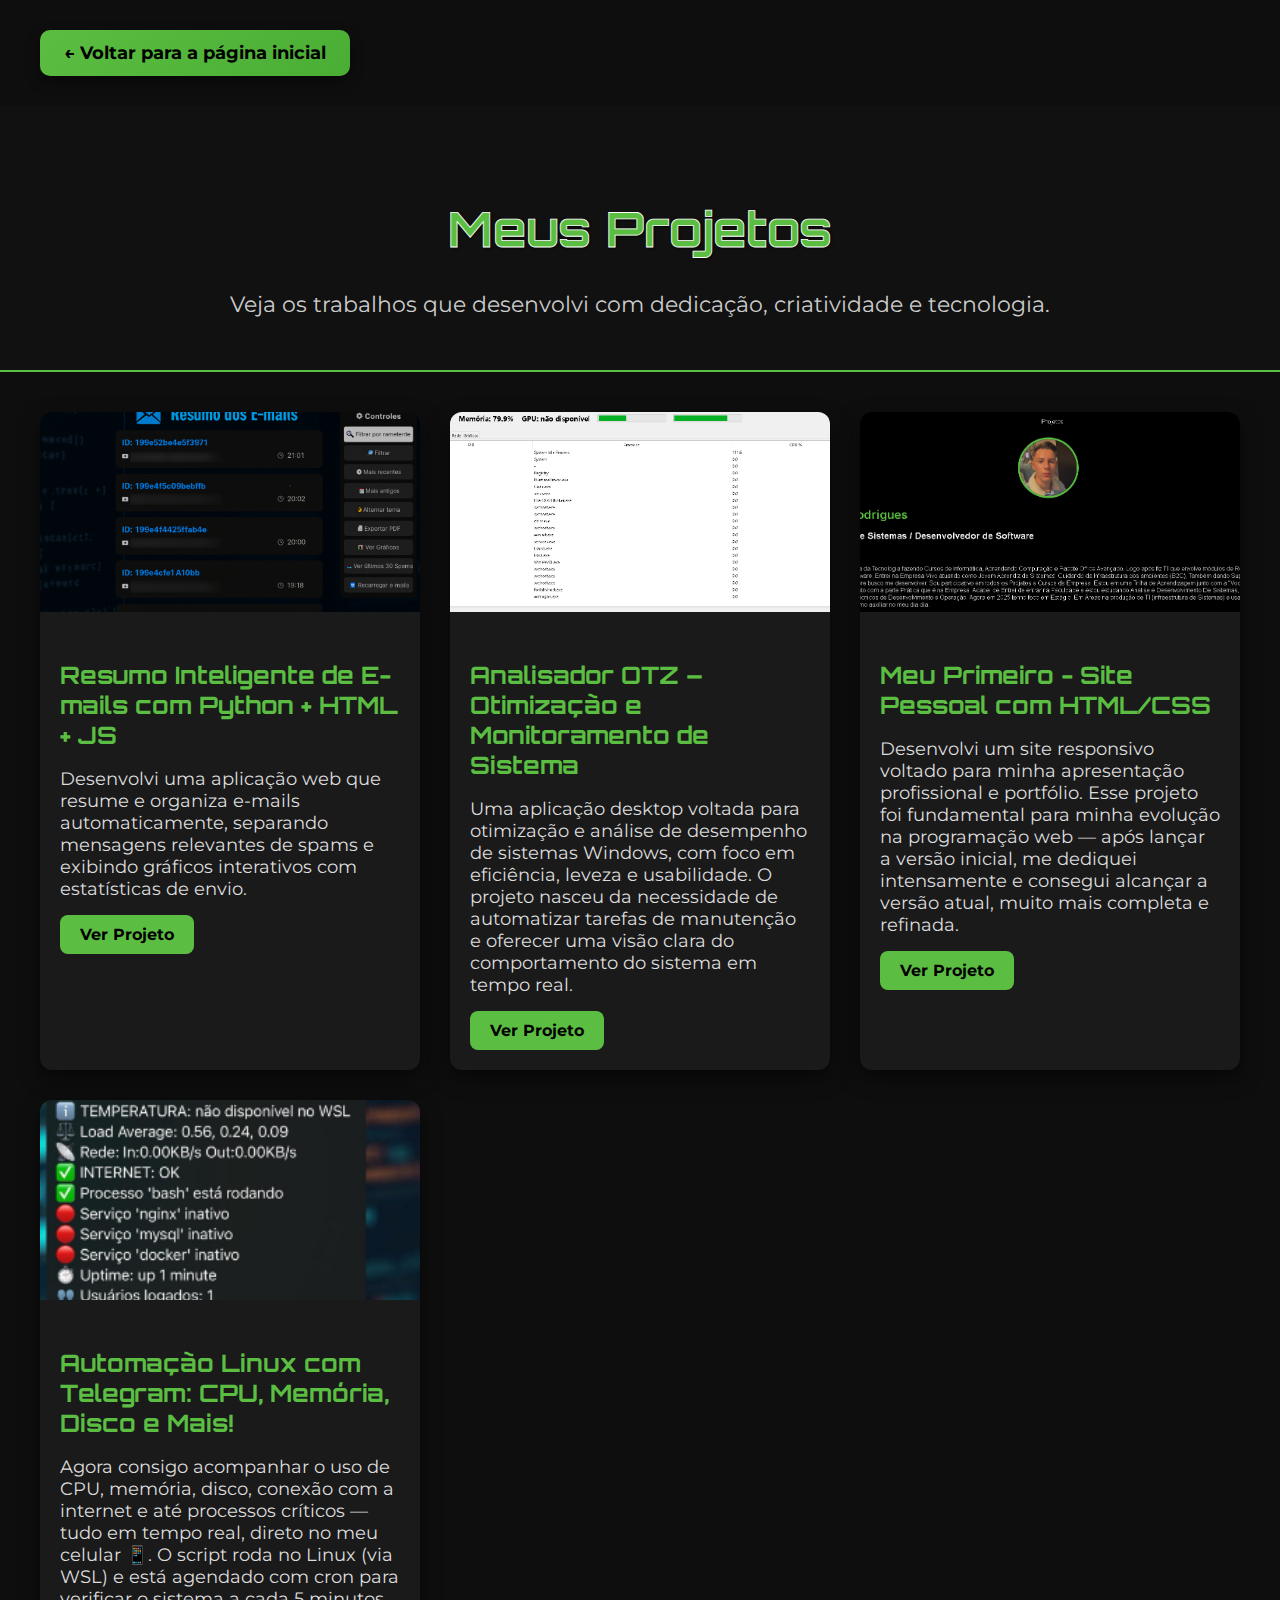
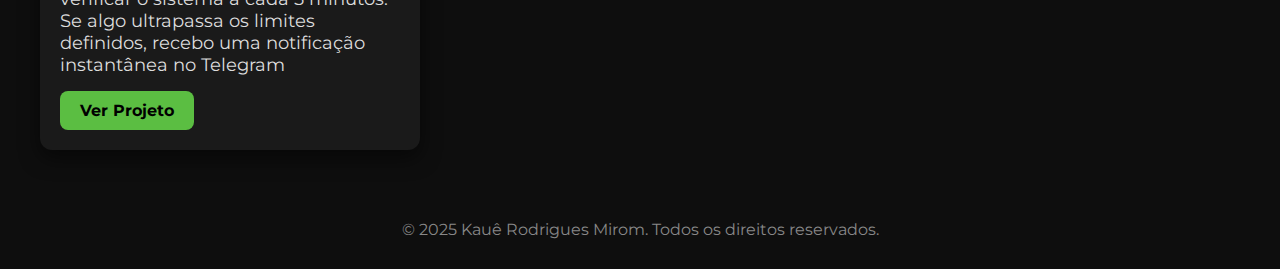
<file: project.html>
<!DOCTYPE html>
<html lang="pt-BR">
<head>
  <meta charset="UTF-8" />
  <meta name="viewport" content="width=device-width, initial-scale=1.0" />
  <title>Projetos | Kauê Rodrigues Mirom</title>
  <link href="https://fonts.googleapis.com/css2?family=Orbitron:wght@600&display=swap" rel="stylesheet">
  <link href="https://fonts.googleapis.com/css2?family=Montserrat:wght@600;700&display=swap" rel="stylesheet">
  <style>
    body {
      margin: 0;
      padding: 0;
      background-color: #0e0e0e;
      color: #ffffff;
      font-family: 'Montserrat', sans-serif;
    }

    header {
      text-align: center;
      padding: 60px 20px 30px;
      background-color: #111;
      border-bottom: 2px solid #5BBE42;
    }

    header h1 {
      font-family: 'Orbitron', sans-serif;
      font-size: 48px;
      color: #5BBE42;
      -webkit-text-stroke: 0.8px white;
      text-shadow: 1px 1px 3px #000;
      transition: transform 0.3s ease, text-shadow 0.3s ease;
      cursor: default;
    }

    header h1:hover {
      transform: scale(1.05);
      text-shadow: 0 0 12px #5BBE42, 0 0 24px #5BBE42;
    }

    header p {
      font-size: 22px;
      margin-top: 10px;
      color: #ccc;
    }

    .projetos-container {
      display: grid;
      grid-template-columns: repeat(auto-fit, minmax(300px, 1fr));
      gap: 30px;
      padding: 40px;
    }

    .projeto-card {
      background-color: #1a1a1a;
      border-radius: 12px;
      overflow: hidden;
      box-shadow: 0 8px 20px rgba(0, 0, 0, 0.5);
      transition: transform 0.3s ease, box-shadow 0.3s ease;
    }

    .projeto-card:hover {
      transform: scale(1.03);
      box-shadow: 0 12px 24px rgba(0, 0, 0, 0.6);
    }

    .projeto-img {
      width: 100%;
      height: 200px;
      object-fit: cover;
    }

    .projeto-conteudo {
      padding: 20px;
    }

    .projeto-conteudo h3 {
      font-size: 24px;
      color: #5BBE42;
      margin-bottom: 10px;
      font-family: 'Orbitron', sans-serif;
    }

    .projeto-conteudo p {
      font-size: 18px;
      color: #ddd;
      margin-bottom: 15px;
    }

    .projeto-conteudo a {
      display: inline-block;
      background-color: #5BBE42;
      color: #000;
      padding: 10px 20px;
      border-radius: 8px;
      font-weight: bold;
      text-decoration: none;
      transition: background-color 0.3s ease;
    }

    .projeto-conteudo a:hover {
      background-color: #6FD850;
    }

    footer {
      text-align: center;
      padding: 30px;
      font-size: 16px;
      color: #888;
    }

    .voltar-btn {
  display: inline-block;
  margin: 30px 40px;
  padding: 12px 24px;
  background: linear-gradient(135deg, #5BBE42, #4AAE35);
  color: #000;
  font-weight: bold;
  font-size: 18px;
  font-family: 'Montserrat', sans-serif;
  text-decoration: none;
  border-radius: 10px;
  box-shadow: 0 6px 14px rgba(0, 0, 0, 0.4);
  transition: transform 0.3s ease, box-shadow 0.3s ease;
}

.voltar-btn:hover {
  transform: scale(1.05);
  box-shadow: 0 0 12px #5BBE42;
}

  </style>
</head>
<body>
  <a href="index.html" class="voltar-btn">← Voltar para a página inicial</a>

  <header>
    <h1>Meus Projetos</h1>
    <p>Veja os trabalhos que desenvolvi com dedicação, criatividade e tecnologia.</p>
  </header>

  <section class="projetos-container">
    <!-- Projeto 1 -->
    <div class="projeto-card">
      <img src="projeto1.jpg" alt="Projeto 1" class="projeto-img" />
      <div class="projeto-conteudo">
        <h3>Resumo Inteligente de E-mails com Python + HTML + JS</h3>
        <p>Desenvolvi uma aplicação web que resume e organiza e-mails automaticamente, separando mensagens relevantes de spams e exibindo gráficos interativos com estatísticas de envio.</p>
        <a href="https://github.com/KaueRodriguesMirom/API---Resumo-Inteligente-de-E-mails-com-Python-HTML-JS" target="_blank">Ver Projeto</a>
      </div>
    </div>

    <!-- Projeto 2 -->
    <div class="projeto-card">
      <img src="projeto2.jpg" alt="Projeto 2" class="projeto-img" />
      <div class="projeto-conteudo">
        <h3>Analisador OTZ – Otimização e Monitoramento de Sistema</h3>
        <p>Uma aplicação desktop voltada para otimização e análise de desempenho de sistemas Windows, com foco em eficiência, leveza e usabilidade. O projeto nasceu da necessidade de automatizar tarefas de manutenção e oferecer uma visão clara do comportamento do sistema em tempo real.</p>
        <a href="https://github.com/KaueRodriguesMirom/-Analisador-OTZ-Otimiza-o-e-Monitoramento-de-Sistema" target="_blank">Ver Projeto</a>
      </div>
    </div>

    <!-- Projeto 3 -->
    <div class="projeto-card">
      <img src="projeto3.jpg" alt="Projeto 3" class="projeto-img" />
      <div class="projeto-conteudo">
        <h3>Meu Primeiro - Site Pessoal com HTML/CSS</h3>
        <p>Desenvolvi um site responsivo voltado para minha apresentação profissional e portfólio. Esse projeto foi fundamental para minha evolução na programação web — após lançar a versão inicial, me dediquei intensamente e consegui alcançar a versão atual, muito mais completa e refinada.</p>
        <a href="https://github.com/KaueRodriguesMirom/Site-Profissional-V1" target="_blank">Ver Projeto</a>
      </div>
    </div>

        <!-- Projeto 4 -->
    <div class="projeto-card">
      <img src="projeto4.jpg" alt="Projeto 3" class="projeto-img" />
      <div class="projeto-conteudo">
        <h3>Automação Linux com Telegram: CPU, Memória, Disco e Mais!</h3>
        <p>Agora consigo acompanhar o uso de CPU, memória, disco, conexão com a internet e até processos críticos — tudo em tempo real, direto no meu celular 📱. O script roda no Linux (via WSL) e está agendado com cron para verificar o sistema a cada 5 minutos. Se algo ultrapassa os limites definidos, recebo uma notificação instantânea no Telegram</p>
        <a href="https://github.com/seuusuario/projeto3" target="_blank">Ver Projeto</a>
      </div>
    </div>

    <!-- Adicione mais projetos aqui -->
  </section>

  <footer>
    &copy; 2025 Kauê Rodrigues Mirom. Todos os direitos reservados.
  </footer>
</body>
</html>
</file>
